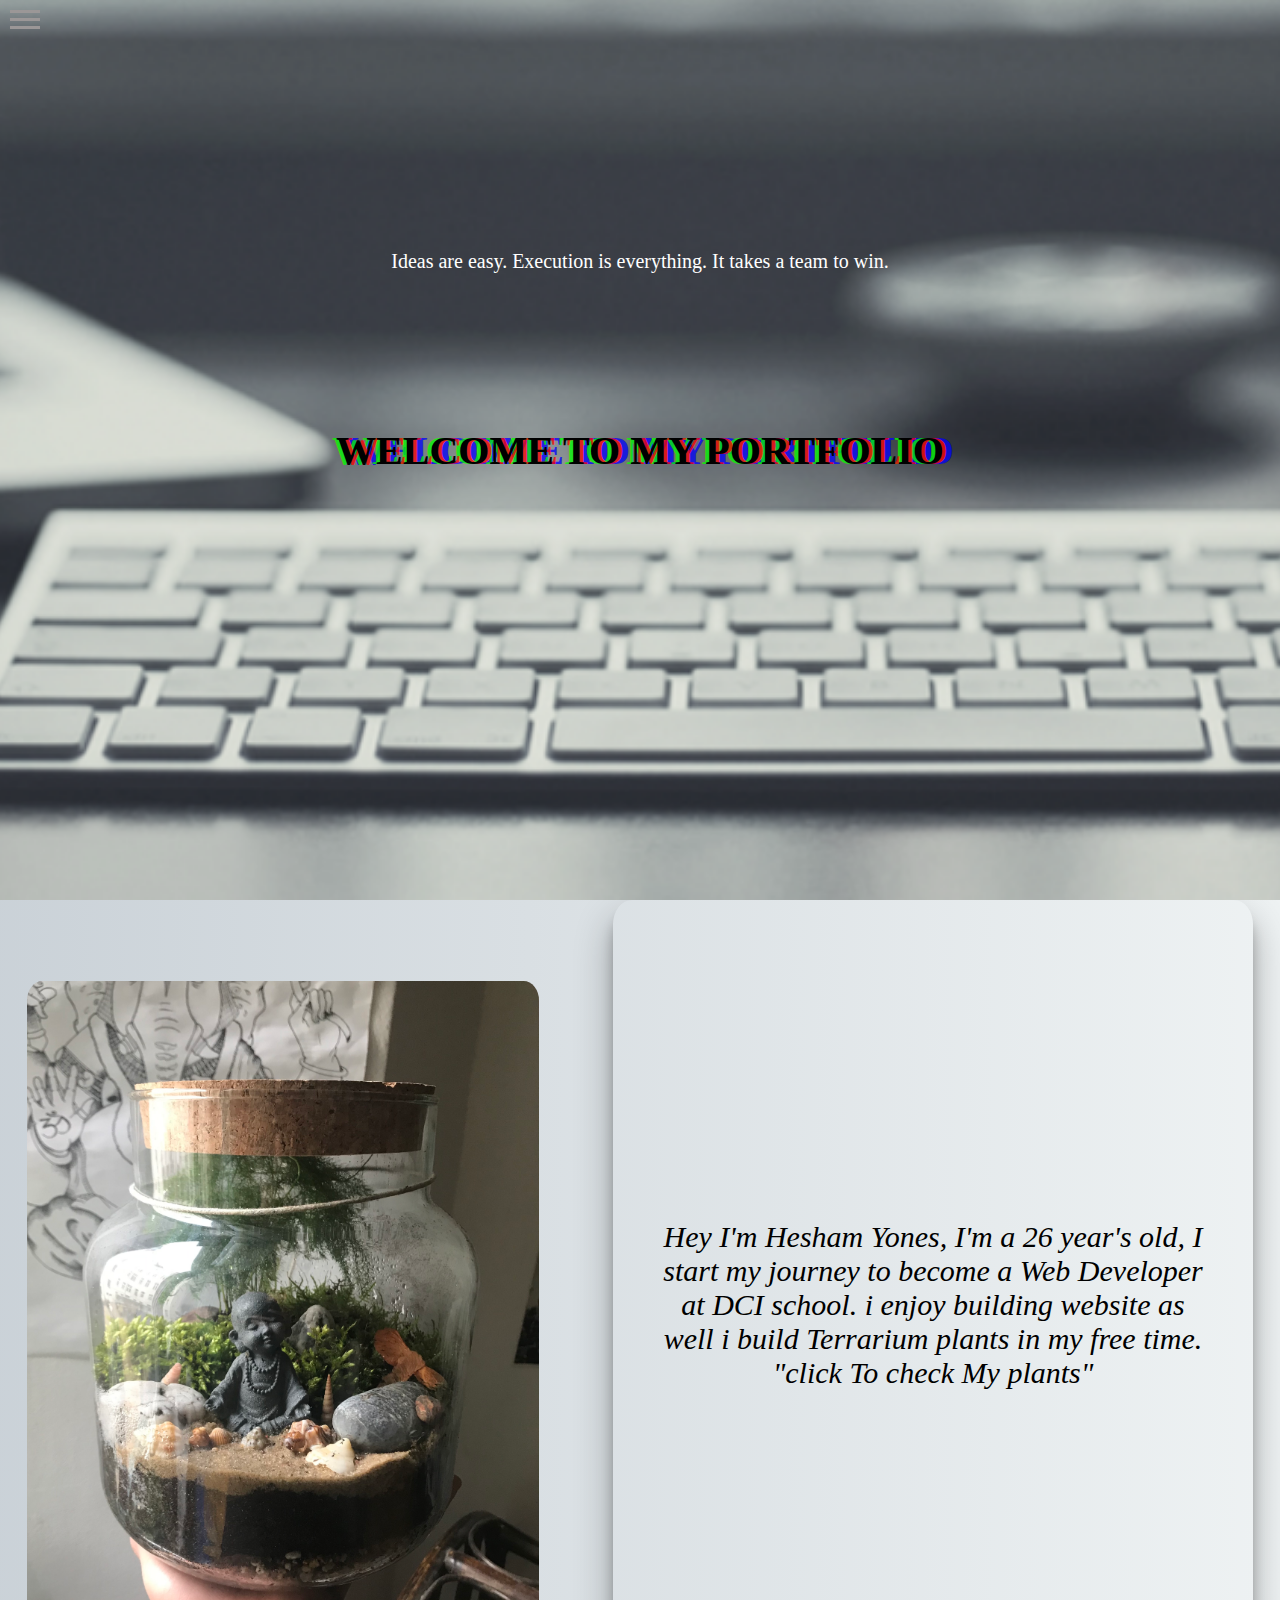
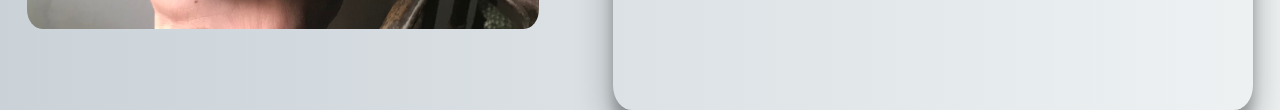
<file: index.html>
<!DOCTYPE html>
<html lang="en">

<head>
  <meta charset="UTF-8">
  <meta http-equiv="X-UA-Compatible" content="IE=edge">
  <meta name="viewport" content="width=device-width, initial-scale=1.0">
  <link rel="stylesheet" href="./css/style.css">
  <title>Portfolio</title>
</head>

<body>
  <div class="container">
    <!-- start of toggle menu  -->
    <label for="toggle">
      <input type="checkbox" class="toggle" id="toggle" />
      <div class="hamburger">
        <span></span>
        <span></span>
        <span></span>
      </div>
      <span class="menu"></span>
      <nav>
        <ul>
          <li><a href="./index.html">Home</a></li>
          <li><a href="./About.html" target="_blank" >About</a></li>
          
        </ul>
      </nav>
      <!-- end of toggle menu -->
      
    </label>
    <!-- start banner -->
    <div class="banner">
      <h1><span class="glitch">Welcome to my Portfolio</span></h1>
      <p>Ideas are easy. Execution is everything.
        It takes a team to win.</p>
    </div>
    <!-- end banner -->
    <section>
  </div>
  <div class="right">
    <div class="boxR">
      <div class="img"></div>
      <div class="text">
        <p>Hey I'm Hesham Yones, I'm a 26 year's old, I start my journey to become a Web Developer at <a
            href="https://start.digitalcareerinstitute.org/" target="-blank">DCI</a> school.
          i enjoy building website as well i build Terrarium plants in my free time.
          <a href="./tirrarium/terrarium.html" target="_blank">"click To check My plants"</a>
        </p>
      </div>
    </div>
  </div>
</section>

</body>

</html>
</file>
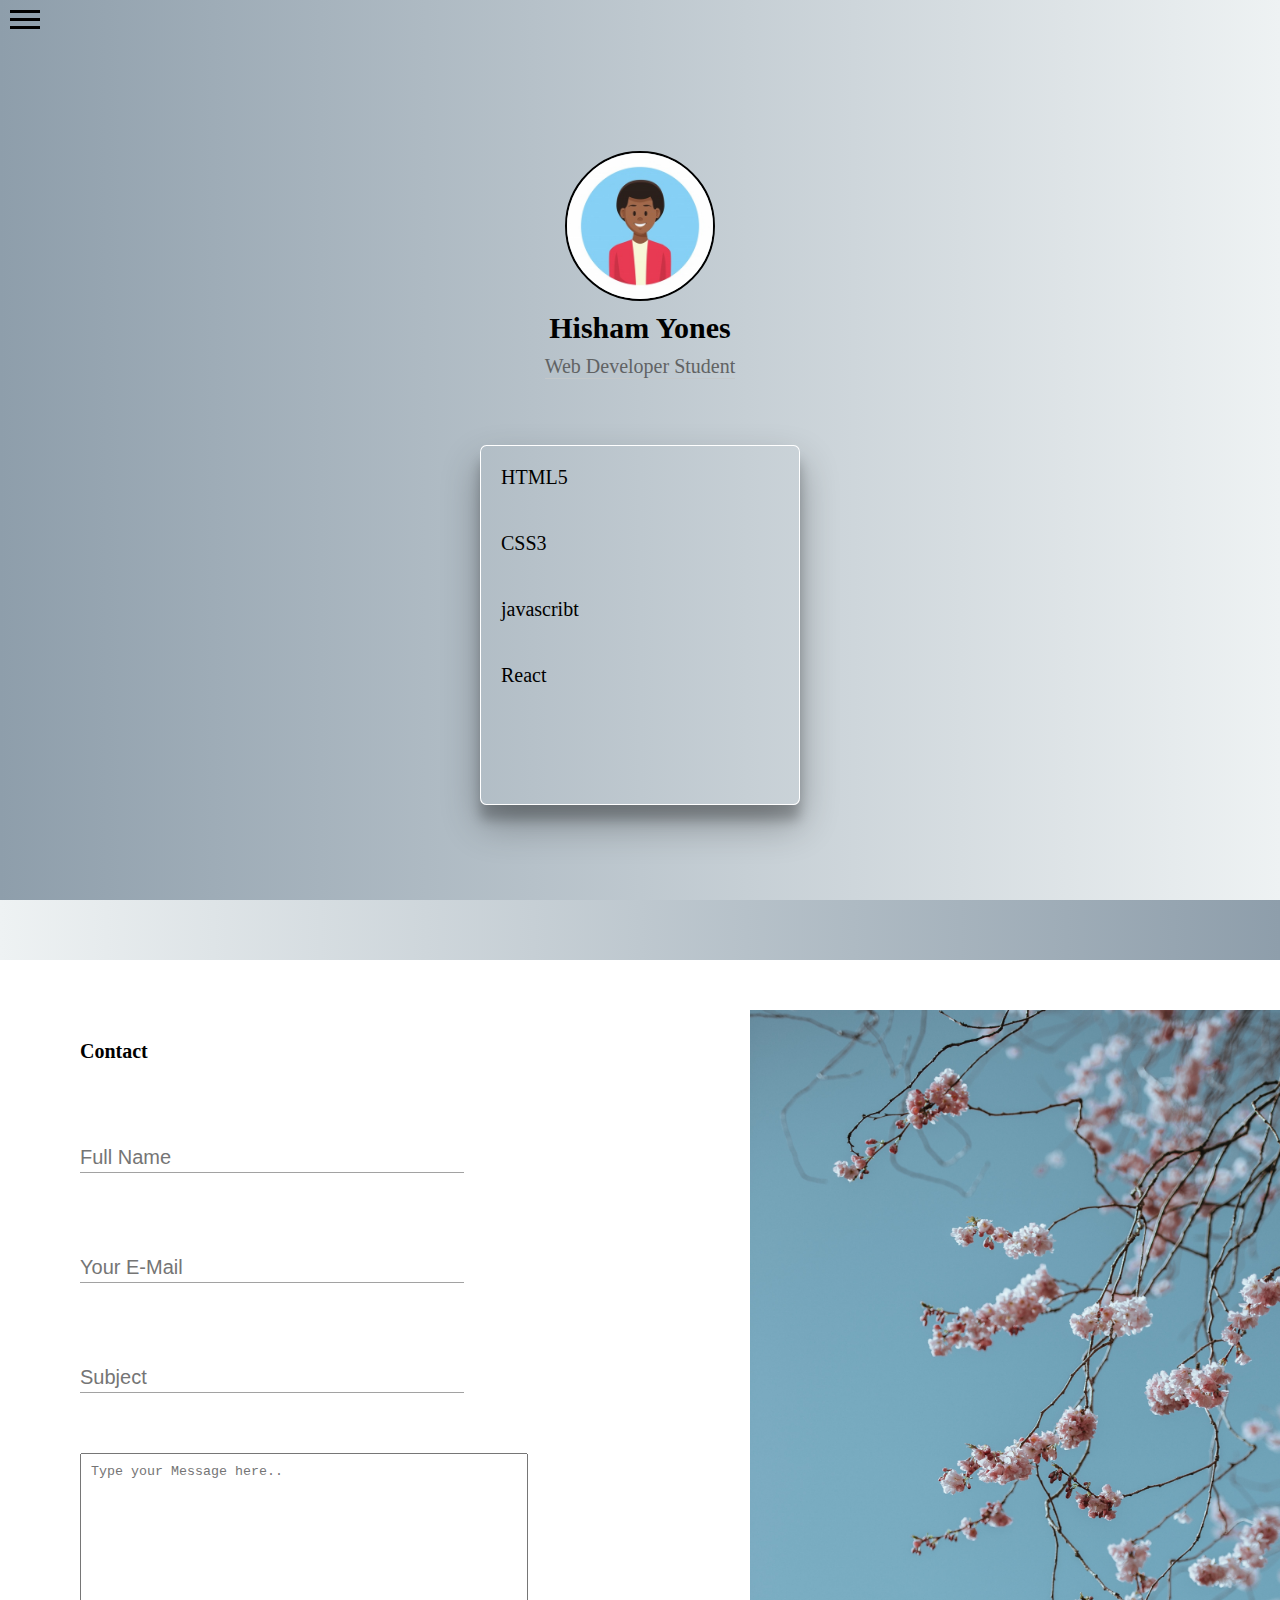
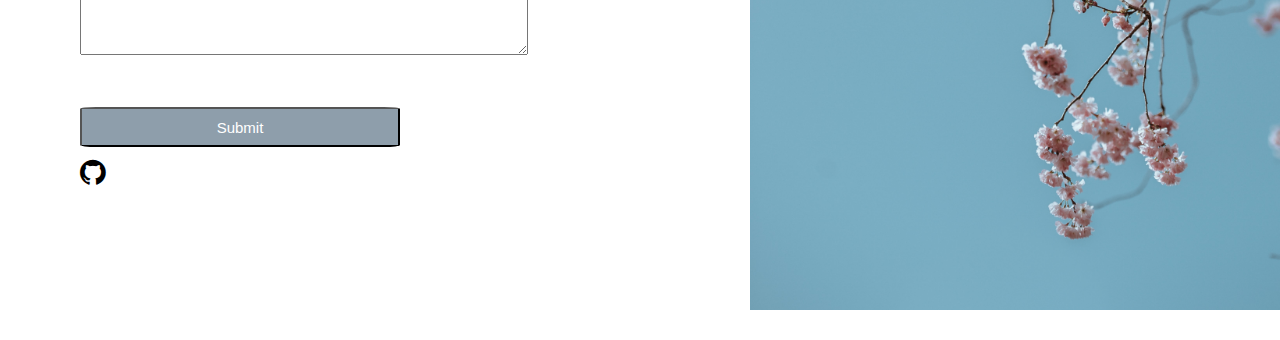
<file: About.html>
<!DOCTYPE html>
<html lang="en">

<head>
  <meta charset="UTF-8">
  <meta http-equiv="X-UA-Compatible" content="IE=edge">
  <meta name="viewport" content="width=device-width, initial-scale=1.0">
  <link rel="stylesheet" href="./css/about.css">
  <link rel="stylesheet" href="https://cdnjs.cloudflare.com/ajax/libs/font-awesome/4.7.0/css/font-awesome.min.css">
  <title>About</title>
</head>

<body>
  <label for="toggle">
    <input type="checkbox" class="toggle" id="toggle" />
    <div class="hamburger">
      <span></span>
      <span></span>
      <span></span>
    </div>
    <span class="menu"></span>
    <nav>
      <ul>
        <li><a href="./index.html">Home</a></li>
        <li><a href="./About.html">About</a></li>
        
      </ul>
    </nav>
    <!-- end of toggle menu -->
  </label>


      <section>
      <div class="card">
        <div class="left">
          <div class="info">
            <img src="./img/man-profile.jpg" alt="">
            <h2>Hisham Yones</h2>
            <p>Web Developer Student</p>
          </div>

          <div class="skills">
            <div class="skill-bar">
              <div class="bar">
                <div class="skill-info">
                  <span class="persint"></span>
                  <span>HTML5</span>
                </div>
                <div class="progress-line"><span class="html"></span></div>
              </div>



              <div class="bar">
                <div class="skill-info">
                  <span class="persint"></span>
                  <span>CSS3</span>
                </div>
                <div class="progress-line"><span class="css"></span></div>
              </div>



              <div class="bar">
                <div class="skill-info">
                  <span class="persint"></span>
                  <span>javascribt</span>
                </div>
                <div class="progress-line"><span class="js"></span></div>
              </div>


              <div class="bar">
                <div class="skill-info">
                  <span class="persint"></span>
                  <span>React</span>
                </div>
                <div class="progress-line"><span class="React"></span></div>
              </div>


            </div>


          </div>
        </div>
        
      </div>
  </section>
  <!-- section contact start -->
  <section class="contact">
      <div class="contact-me">
        <div class="contact-us">
          <div class="bg"></div>
          <form action="#">
          <h2>Contact</h2>
          <label for="name"></label>
          <input type="Name" required placeholder="Full Name" >
          <label for="email"></label>
          <input type="email" required placeholder="Your E-Mail">
          <label for="Subject"></label>
          <input type="text" required placeholder="Subject" >
          <textarea name="msg" id="msg" cols="30" rows="12" placeholder="Type your Message here.."></textarea>
          <button type="submit"><a href="mailto:Hesham-1995@outlook.com">Submit</a></button>
          <a href="https://github.com/Hesham-younes" target="_blank"><i class="fa fa-github"></i></a>
         </form>
         </div>
      </div>
  </section>
</body>

</html>
</file>
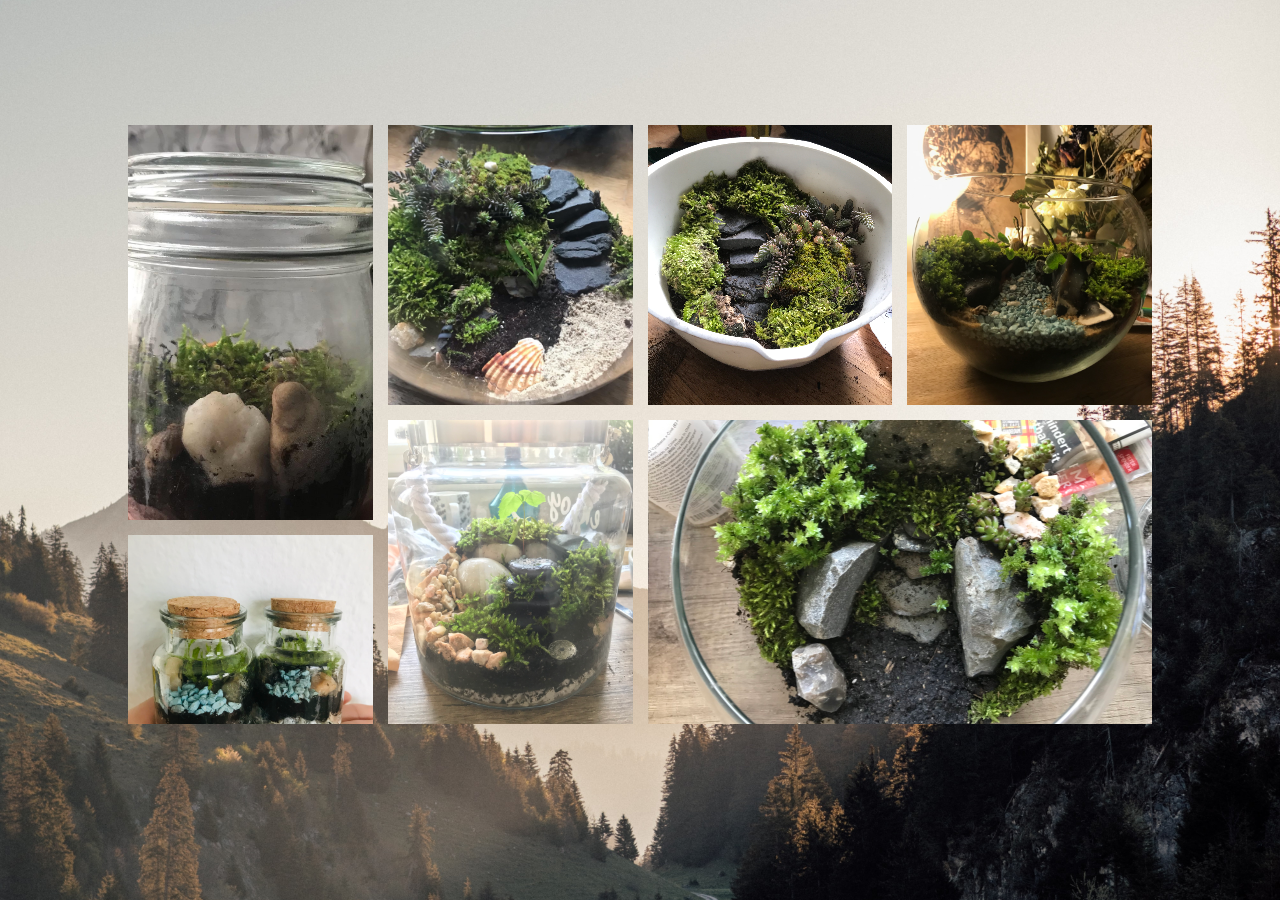
<file: tirrarium/terrarium.html>
<!DOCTYPE html>
<html lang="en">
<head>
    <meta charset="UTF-8">
    <meta http-equiv="X-UA-Compatible" content="IE=edge">
    <meta name="viewport" content="width=device-width, initial-scale=1.0">
    <link rel="stylesheet" href="./css/style.css">
    <title>Terrarium-Plants</title>
</head>
<body>
    <section class="container">
        <div class="Gallary">
            <div class="img1"></div>
            <div class="img2"></div>
            <div class="img3"></div>
            <div class="img4"></div>
            <div class="img5"></div>
            <div class="img6"></div>
            <div class="img7"></div>
            <div class="img9"></div>
            <div class="img10"></div>

        </div>
    </section>
</body>
</html>
</file>
<file: css/style.css>
* {
  margin: 0;
  padding: 0;
  -webkit-box-sizing: border-box;
          box-sizing: border-box;
}

html {
  font-size: 62.5%;
}

.container {
  position: relative;
  /* background-color: black; */
  display: -webkit-box;
  display: -ms-flexbox;
  display: flex;
  -webkit-box-orient: horizontal;
  -webkit-box-direction: normal;
      -ms-flex-direction: row;
          flex-direction: row;
  height: 100vh;
  width: 100%;
}

.toggle {
  display: none;
}

.hamburger {
  cursor: pointer;
  padding: 1rem;
  float: left;
  pad: 1rem;
  position: absolute;
}

.hamburger span {
  height: 3px;
  width: 30px;
  background: #9b9797;
  display: block;
  margin-bottom: 5px;
  position: relative;
  -webkit-transition: top 0.7s ease-in-out, opacity 0.7s ease-in-out, -webkit-transform 0.7s ease-in-out;
  transition: top 0.7s ease-in-out, opacity 0.7s ease-in-out, -webkit-transform 0.7s ease-in-out;
  transition: transform 0.7s ease-in-out, top 0.7s ease-in-out, opacity 0.7s ease-in-out;
  transition: transform 0.7s ease-in-out, top 0.7s ease-in-out, opacity 0.7s ease-in-out, -webkit-transform 0.7s ease-in-out;
  z-index: 999;
}

.toggle:checked ~ .hamburger span:first-child {
  -webkit-transform: rotate(45deg);
          transform: rotate(45deg);
  top: 8px;
  background-color: white;
}

.toggle:checked ~ .hamburger span:last-child {
  -webkit-transform: rotate(-45deg);
          transform: rotate(-45deg);
  top: -8px;
  background-color: white;
}

.toggle:checked ~ .hamburger span:nth-child(2) {
  opacity: 0;
}

.menu {
  cursor: pointer;
}

nav {
  display: -webkit-box;
  display: -ms-flexbox;
  display: flex;
  -webkit-box-pack: center;
      -ms-flex-pack: center;
          justify-content: center;
  -webkit-box-align: center;
      -ms-flex-align: center;
          align-items: center;
  background: rgba(0, 0, 0, 0.3);
  width: 20vh;
  height: 100vh;
  padding: 30px 70px;
  position: absolute;
  left: 0;
  -webkit-box-sizing: border-box;
          box-sizing: border-box;
  -webkit-transition: left 0.2s ease-in-out;
  transition: left 0.2s ease-in-out;
  z-index: 99;
  opacity: 0;
}

.toggle:checked ~ nav {
  right: 0;
  opacity: 1;
}

@media only screen and (max-width: 800px) and (min-width: 320px) {
  .toggle:checked ~ nav {
    width: 100%;
    height: 40vh;
    opacity: 0.5;
  }
}

ul {
  list-style-type: none;
  display: inline;
}

ul li a {
  color: white;
  font-size: 2rem;
  display: -webkit-box;
  display: -ms-flexbox;
  display: flex;
  -webkit-box-pack: start;
      -ms-flex-pack: start;
          justify-content: flex-start;
  text-decoration: none;
  padding: 1.5rem;
  position: relative;
}

ul li a::after {
  content: "";
  position: absolute;
  display: block;
  width: 100%;
  height: 2px;
  bottom: 0;
  left: 0;
  background-color: black;
  -webkit-transform: scaleX(0);
          transform: scaleX(0);
  -webkit-transform-origin: bottom right;
          transform-origin: bottom right;
  -webkit-transition: -webkit-transform 0.3s ease-in;
  transition: -webkit-transform 0.3s ease-in;
  transition: transform 0.3s ease-in;
  transition: transform 0.3s ease-in, -webkit-transform 0.3s ease-in;
}

ul li a:hover:after {
  -webkit-transform: scaleX(1);
          transform: scaleX(1);
  background-color: #f3f053;
  -webkit-transform-origin: bottom right;
          transform-origin: bottom right;
}

.banner {
  height: 100%;
  width: 100%;
  background-image: url(../img/cropped-cropped-cropped-website-design-background1.png);
  background-repeat: no-repeat;
  background-size: cover;
  background-position: center center;
  display: -webkit-box;
  display: -ms-flexbox;
  display: flex;
  -webkit-box-orient: horizontal;
  -webkit-box-direction: normal;
      -ms-flex-direction: row;
          flex-direction: row;
  -webkit-box-pack: center;
      -ms-flex-pack: center;
          justify-content: center;
  -webkit-box-align: center;
      -ms-flex-align: center;
          align-items: center;
  position: relative;
}

.banner .glitch {
  font-size: 4rem;
  text-transform: uppercase;
  text-shadow: 0.1em 0 0 rgba(255, 0, 0, 0.75), -0.1em 0 0 rgba(0, 255, 0, 0.75), 0.25em 0 0 rgba(0, 0, 255, 0.75);
  -webkit-animation: glitch 1000ms infinite;
          animation: glitch 1000ms infinite;
}

@media only screen and (max-width: 680px) and (min-width: 320px) {
  .banner .glitch {
    font-size: 1.2rem;
    text-align: center;
  }
}

@media only screen and (max-width: 800px) and (min-width: 680px) {
  .banner .glitch {
    font-size: 2.5rem;
    text-align: center;
  }
}

@media only screen and (max-width: 1200px) and (min-width: 800px) {
  .banner .glitch {
    font-size: 3rem;
    text-align: center;
    -webkit-box-pack: center;
        -ms-flex-pack: center;
            justify-content: center;
  }
}

@-webkit-keyframes glitch {
  0% {
    text-shadow: 0.05em 0 0 rgba(255, 0, 0, 0.75), -0.05em -0.025em 0 rgba(0, 255, 0, 0.75), -0.025em 0.05em 0 rgba(0, 0, 255, 0.75);
  }
  15% {
    text-shadow: -0.05em -0.025em 0 rgba(255, 0, 0, 0.75), 0.025em 0.025em 0 rgba(0, 255, 0, 0.75), -0.05em -0.05em 0 rgba(0, 0, 255, 0.75);
  }
  50% {
    text-shadow: 0.025em 0.05em 0 rgba(255, 0, 0, 0.75), 0.05em 0 0 rgba(0, 255, 0, 0.75), 0 -0.05em 0 rgba(0, 0, 255, 0.75);
  }
  80% {
    text-shadow: 0.025em 0.05em 0 rgba(255, 0, 0, 0.75), 0.05em 0 0 rgba(0, 255, 0, 0.75), 0 -0.05em 0 rgba(0, 0, 255, 0.75);
  }
  100% {
    text-shadow: -0.025em 0 0 rgba(255, 0, 0, 0.75), -0.025em -0.025em 0 rgba(0, 255, 0, 0.75), -0.025em -0.05em 0 rgba(0, 0, 255, 0.75);
  }
}

@keyframes glitch {
  0% {
    text-shadow: 0.05em 0 0 rgba(255, 0, 0, 0.75), -0.05em -0.025em 0 rgba(0, 255, 0, 0.75), -0.025em 0.05em 0 rgba(0, 0, 255, 0.75);
  }
  15% {
    text-shadow: -0.05em -0.025em 0 rgba(255, 0, 0, 0.75), 0.025em 0.025em 0 rgba(0, 255, 0, 0.75), -0.05em -0.05em 0 rgba(0, 0, 255, 0.75);
  }
  50% {
    text-shadow: 0.025em 0.05em 0 rgba(255, 0, 0, 0.75), 0.05em 0 0 rgba(0, 255, 0, 0.75), 0 -0.05em 0 rgba(0, 0, 255, 0.75);
  }
  80% {
    text-shadow: 0.025em 0.05em 0 rgba(255, 0, 0, 0.75), 0.05em 0 0 rgba(0, 255, 0, 0.75), 0 -0.05em 0 rgba(0, 0, 255, 0.75);
  }
  100% {
    text-shadow: -0.025em 0 0 rgba(255, 0, 0, 0.75), -0.025em -0.025em 0 rgba(0, 255, 0, 0.75), -0.025em -0.05em 0 rgba(0, 0, 255, 0.75);
  }
}

.banner p {
  text-align: center;
  position: absolute;
  color: white;
  display: inline-block;
  font-size: 5rem;
  top: 19rem;
}

@media only screen and (max-width: 700px) and (min-width: 320px) {
  .banner p {
    font-size: 1.5rem;
    top: 29rem;
  }
}

@media only screen and (max-width: 1300px) and (min-width: 700px) {
  .banner p {
    font-size: 2rem;
    top: 25rem;
  }
}

.right {
  /* position: relative; */
  height: 90vh;
  width: 100%;
  display: -webkit-box;
  display: -ms-flexbox;
  display: flex;
  -webkit-box-align: center;
      -ms-flex-align: center;
          align-items: center;
  -webkit-box-pack: start;
      -ms-flex-pack: start;
          justify-content: flex-start;
  margin: auto;
  background: -webkit-gradient(linear, left top, right top, from(#8e9eab77), to(#eef2f3));
  background: linear-gradient(to right, #8e9eab77, #eef2f3);
}

.right .boxR {
  display: -webkit-box;
  display: -ms-flexbox;
  display: flex;
  -webkit-box-pack: center;
      -ms-flex-pack: center;
          justify-content: center;
  height: 100%;
  width: 100%;
  gap: 2rem;
  margin: auto;
}

.right .boxR .img {
  margin: auto;
  height: 80%;
  width: 40%;
  background-image: url(../img/images.jpeg);
  background-position: center;
  background-size: cover;
  border-radius: 3%;
}

.right .boxR .text {
  display: -webkit-box;
  display: -ms-flexbox;
  display: flex;
  text-align: center;
  -webkit-box-pack: end;
      -ms-flex-pack: end;
          justify-content: flex-end;
  -webkit-box-align: center;
      -ms-flex-align: center;
          align-items: center;
  width: 50%;
  height: 100%;
  margin: auto;
  -webkit-box-shadow: 0 19px 38px rgba(0, 0, 0, 0.3), 0 15px 12px rgba(0, 0, 0, 0.22);
          box-shadow: 0 19px 38px rgba(0, 0, 0, 0.3), 0 15px 12px rgba(0, 0, 0, 0.22);
  font-size: 3rem;
  color: black;
  border-radius: 3%;
}

.right .boxR .text p {
  padding: 5rem;
  font-size: 3rem;
  font-style: italic;
}

@media only screen and (max-width: 800px) and (min-width: 320px) {
  .right .boxR .text p {
    font-size: 1.5rem;
  }
}

.right .boxR .text a {
  text-decoration: none;
  color: black;
}

.right .boxR .text a:hover {
  color: blue;
  text-decoration: underline;
}
/*# sourceMappingURL=style.css.map */
</file>
<file: css/about.css>
* {
  margin: 0;
  padding: 0;
  -webkit-box-sizing: border-box;
          box-sizing: border-box;
}

html {
  font-size: 62.5%;
}

.toggle {
  display: none;
}

.hamburger {
  cursor: pointer;
  padding: 1rem;
  float: left;
  pad: 1rem;
  position: absolute;
}

.hamburger span {
  height: 3px;
  width: 30px;
  background: black;
  display: block;
  margin-bottom: 5px;
  position: relative;
  -webkit-transition: top 0.7s ease-in-out, opacity 1s ease-in-out, -webkit-transform 0.7s ease-in-out;
  transition: top 0.7s ease-in-out, opacity 1s ease-in-out, -webkit-transform 0.7s ease-in-out;
  transition: transform 0.7s ease-in-out, top 0.7s ease-in-out, opacity 1s ease-in-out;
  transition: transform 0.7s ease-in-out, top 0.7s ease-in-out, opacity 1s ease-in-out, -webkit-transform 0.7s ease-in-out;
  z-index: 999;
}

.toggle:checked ~ .hamburger span:first-child {
  -webkit-transform: rotate(45deg);
          transform: rotate(45deg);
  top: 8px;
  background-color: white;
}

.toggle:checked ~ .hamburger span:last-child {
  -webkit-transform: rotate(-45deg);
          transform: rotate(-45deg);
  top: -8px;
  background-color: white;
}

.toggle:checked ~ .hamburger span:nth-child(2) {
  opacity: 0;
}

.menu {
  cursor: pointer;
}

nav {
  display: -webkit-box;
  display: -ms-flexbox;
  display: flex;
  -webkit-box-pack: center;
      -ms-flex-pack: center;
          justify-content: center;
  -webkit-box-align: center;
      -ms-flex-align: center;
          align-items: center;
  width: 100%;
  height: 4vh;
  padding: 30px 70px;
  position: absolute;
  left: 0;
  -webkit-box-sizing: border-box;
          box-sizing: border-box;
  -webkit-transition: left 0.2s ease-in-out;
  transition: left 0.2s ease-in-out;
  z-index: 99;
  opacity: 0;
}

.toggle:checked ~ nav {
  right: 0;
  opacity: 1;
}

@media only screen and (max-width: 800px) and (min-width: 320px) {
  .toggle:checked ~ nav {
    width: 100%;
    height: 5vh;
    opacity: 0.5;
  }
}

ul {
  list-style-type: none;
  display: inline;
}

ul li {
  display: inline-block;
}

ul li a {
  color: white;
  font-size: 2rem;
  display: -webkit-box;
  display: -ms-flexbox;
  display: flex;
  -webkit-box-pack: start;
      -ms-flex-pack: start;
          justify-content: flex-start;
  text-decoration: none;
  padding: 1.5rem;
  position: relative;
}

ul li a::after {
  content: "";
  position: absolute;
  display: block;
  width: 100%;
  height: 2px;
  bottom: 0;
  left: 0;
  background-color: black;
  -webkit-transform: scaleX(0);
          transform: scaleX(0);
  -webkit-transform-origin: bottom right;
          transform-origin: bottom right;
  -webkit-transition: -webkit-transform 0.7s ease-in;
  transition: -webkit-transform 0.7s ease-in;
  transition: transform 0.7s ease-in;
  transition: transform 0.7s ease-in, -webkit-transform 0.7s ease-in;
}

ul li a:hover:after {
  -webkit-transform: scaleX(1);
          transform: scaleX(1);
  background-color: #f3f053;
  -webkit-transform-origin: bottom right;
          transform-origin: bottom right;
}

section {
  height: 100vh;
  width: 100vw;
}

section .card {
  height: 100vh;
  width: 100%;
  display: -webkit-box;
  display: -ms-flexbox;
  display: flex;
  -webkit-box-align: center;
      -ms-flex-align: center;
          align-items: center;
  -webkit-box-pack: center;
      -ms-flex-pack: center;
          justify-content: center;
  margin: auto;
  gap: 3rem;
  background: -webkit-gradient(linear, left top, right top, from(#8e9eab), to(#eef2f3));
  background: linear-gradient(to right, #8e9eab, #eef2f3);
}

section .card .left {
  height: 90vh;
  width: 38vw;
  display: -webkit-box;
  display: -ms-flexbox;
  display: flex;
  -webkit-box-orient: vertical;
  -webkit-box-direction: normal;
      -ms-flex-direction: column;
          flex-direction: column;
  -webkit-box-align: center;
      -ms-flex-align: center;
          align-items: center;
  padding-top: 4rem;
}

section .card .left .info {
  display: -webkit-box;
  display: -ms-flexbox;
  display: flex;
  -webkit-box-orient: vertical;
  -webkit-box-direction: normal;
      -ms-flex-direction: column;
          flex-direction: column;
  -webkit-box-align: center;
      -ms-flex-align: center;
          align-items: center;
  -webkit-box-pack: center;
      -ms-flex-pack: center;
          justify-content: center;
  height: 40vh;
  width: 20vw;
}

section .card .left .info img {
  max-height: 20rem;
  max-width: 20rem;
  border: 2px solid black;
  border-radius: 50%;
  margin-bottom: 1rem;
}

@media only screen and (max-width: 480px) and (min-width: 320px) {
  section .card .left .info img {
    max-height: 9rem;
    max-height: 9rem;
  }
}

@media only screen and (max-width: 950px) and (min-width: 480px) {
  section .card .left .info img {
    max-height: 15rem;
    max-height: 15rem;
  }
}

@media only screen and (max-width: 1300px) and (min-width: 950px) {
  section .card .left .info img {
    max-height: 15rem;
    max-height: 15rem;
  }
}

section .card .left .info h2 {
  font-size: 3rem;
  margin-bottom: 1rem;
}

@media only screen and (max-width: 480px) and (min-width: 320px) {
  section .card .left .info h2 {
    font-size: 1.3rem;
  }
}

@media only screen and (max-width: 950px) and (min-width: 480px) {
  section .card .left .info h2 {
    font-size: 1.8rem;
  }
}

@media only screen and (max-width: 1300px) and (min-width: 950px) {
  section .card .left .info h2 {
    font-size: 3rem;
  }
}

section .card .left p {
  font-size: 3rem;
  color: #616364;
  border-bottom: 1px solid #c4c8ca;
}

@media only screen and (max-width: 480px) and (min-width: 320px) {
  section .card .left p {
    font-size: 1.2rem;
    text-align: center;
  }
}

@media only screen and (max-width: 950px) and (min-width: 480px) {
  section .card .left p {
    font-size: 1.5rem;
    text-align: center;
  }
}

@media only screen and (max-width: 1300px) and (min-width: 950px) {
  section .card .left p {
    font-size: 2rem;
    text-align: center;
  }
}

section .card .left .skills {
  width: 25vw;
  height: 40vh;
  border: 1px solid white;
  border-radius: 2%;
  -webkit-box-shadow: 0 19px 38px rgba(0, 0, 0, 0.3), 0 15px 12px rgba(0, 0, 0, 0.22);
          box-shadow: 0 19px 38px rgba(0, 0, 0, 0.3), 0 15px 12px rgba(0, 0, 0, 0.22);
}

@media only screen and (max-width: 800px) and (min-width: 320px) {
  section .card .left .skills {
    height: 90vh;
    width: 70vw;
  }
}

@media only screen and (max-width: 1200px) and (min-width: 800px) {
  section .card .left .skills {
    height: 90vh;
    width: 60vw;
  }
}

section .card .left .skill-bar {
  margin: 2rem;
}

section .card .left .skill-bar .bar {
  padding-bottom: 4rem;
}

section .card .left .skill-bar .bar .progress-line {
  position: relative;
  height: 3px;
  width: 100%;
  background-color: #2979af;
  border-radius: 3%;
  -webkit-transform: scaleX(0);
          transform: scaleX(0);
  -webkit-transform-origin: left;
          transform-origin: left;
  -webkit-animation: line 3s cubic-bezier(1, 0, 0.5, 1) forwards;
          animation: line 3s cubic-bezier(1, 0, 0.5, 1) forwards;
}

@-webkit-keyframes line {
  100% {
    -webkit-transform: scaleX(1);
            transform: scaleX(1);
  }
}

@keyframes line {
  100% {
    -webkit-transform: scaleX(1);
            transform: scaleX(1);
  }
}

section .card .left .skill-bar .bar .progress-line .html {
  position: absolute;
  width: 50%;
  height: 4px;
  background-color: #1dd2ff;
  -webkit-transform: scaleX(0);
          transform: scaleX(0);
  -webkit-animation: liner 1s cubic-bezier(1, 0, 0.5, 1) forwards;
          animation: liner 1s cubic-bezier(1, 0, 0.5, 1) forwards;
}

@-webkit-keyframes liner {
  100% {
    -webkit-transform: scaleX(1);
            transform: scaleX(1);
  }
}

@keyframes liner {
  100% {
    -webkit-transform: scaleX(1);
            transform: scaleX(1);
  }
}

section .card .left .skill-bar .bar .progress-line .css {
  position: absolute;
  width: 30%;
  height: 4px;
  background-color: #1dd2ff;
  -webkit-transform: scaleX(0);
          transform: scaleX(0);
  -webkit-animation: liner 1s cubic-bezier(1, 0, 0.5, 1) forwards;
          animation: liner 1s cubic-bezier(1, 0, 0.5, 1) forwards;
}

@keyframes liner {
  100% {
    -webkit-transform: scaleX(1);
            transform: scaleX(1);
  }
}

section .card .left .skill-bar .bar .progress-line .React {
  position: absolute;
  width: 1%;
  height: 4px;
  background-color: #1dd2ff;
}

section .card .left .skill-bar .bar .progress-line .js {
  position: absolute;
  width: 1%;
  height: 4px;
  background-color: #1dd2ff;
}

section .card .left .skill-bar .bar .skill-info {
  font-size: 2rem;
  color: black;
}

@media only screen and (max-width: 480px) and (min-width: 320px) {
  section .card .left .skill-bar .bar .skill-info {
    font-size: 1rem;
  }
}

section .card .left .skill-bar .bar .skill-info .persint {
  float: right;
}

.contact {
  display: -webkit-box;
  display: -ms-flexbox;
  display: flex;
  -webkit-box-pack: center;
      -ms-flex-pack: center;
          justify-content: center;
  height: 100vh;
  width: 100vw;
}

.contact .contact-me {
  height: 100vh;
  width: 100%;
  display: -webkit-box;
  display: -ms-flexbox;
  display: flex;
  -ms-flex-line-pack: center;
      align-content: center;
  -webkit-box-pack: center;
      -ms-flex-pack: center;
          justify-content: center;
  background: -webkit-gradient(linear, right top, left top, from(#8e9eab), to(#eef2f3));
  background: linear-gradient(to left, #8e9eab, #eef2f3);
}

.contact .contact-me .contact-us {
  margin: auto;
  display: -ms-grid;
  display: grid;
  -ms-grid-columns: (1fr)[2];
      grid-template-columns: repeat(2, 1fr);
  -ms-grid-rows: (auto)[1];
      grid-template-rows: repeat(1, auto);
  margin-top: 6rem;
  height: 90%;
  width: 90%;
  padding: 5rem;
  background-color: #ffffff;
}

@media only screen and (max-width: 1800px) and (min-width: 320px) {
  .contact .contact-me .contact-us {
    height: 100vh;
    width: 100vw;
  }
}

.contact .contact-me .contact-us .bg {
  -ms-grid-column: 2;
  -ms-grid-column-span: 1;
  grid-column: 2 / 3;
  -ms-grid-row: 1;
  -ms-grid-row-span: 2;
  grid-row: 1 / 3;
  height: 80vh;
  background-image: url(../img/annie-spratt-YGBaA4UdoLY-unsplash.jpg);
  background-position: center;
  background-size: cover;
  -o-object-fit: cover;
     object-fit: cover;
}

.contact .contact-me .contact-us .bg:hover {
  opacity: 0.8;
}

@media only screen and (max-width: 680px) and (min-width: 320px) {
  .contact .contact-me .contact-us .bg {
    display: none;
  }
}

@media only screen and (max-width: 1800px) and (min-width: 680px) {
  .contact .contact-me .contact-us .bg {
    height: 100vh;
    width: 50vw;
  }
}

.contact .contact-me .contact-us form {
  margin: 3rem;
  height: 70vh;
  -ms-grid-column: 1;
  -ms-grid-column-span: 1;
  grid-column: 1 / 2;
  -ms-grid-row: 1;
  -ms-grid-row-span: 2;
  grid-row: 1 / 3;
}

@media only screen and (max-width: 680px) and (min-width: 320px) {
  .contact .contact-me .contact-us form {
    height: 1000vh;
    width: 100vw;
  }
}

@media only screen and (max-width: 1400px) and (min-width: 680px) {
  .contact .contact-me .contact-us form {
    height: 100vh;
    width: 50vw;
  }
}

.contact .contact-me .contact-us form h2 {
  color: black;
  font-size: 2rem;
  display: inline;
}

.contact .contact-me .contact-us form label {
  display: block;
  padding: 4rem;
}

.contact .contact-me .contact-us form input {
  display: block;
  width: 60%;
  height: 3rem;
  border-style: hidden;
  font-size: 2rem;
  border-bottom: 1px solid #a2a2a2;
  -webkit-transition: 5s;
  transition: 5s;
}

@media only screen and (max-width: 480px) and (min-width: 320px) {
  .contact .contact-me .contact-us form input {
    font-size: 1rem;
  }
}

.contact .contact-me .contact-us form input:focus {
  outline: none;
}

.contact .contact-me .contact-us form input:hover {
  width: 80%;
}

.contact .contact-me .contact-us form textarea {
  margin-top: 6rem;
  width: 70%;
  padding: 1rem;
  overflow: hidden;
}

.contact .contact-me .contact-us form button {
  display: block;
  text-align: center;
  height: 4rem;
  width: 50%;
  margin-top: 5rem;
  border-radius: 5%;
  background-color: #8e9eab;
}

.contact .contact-me .contact-us form button a {
  color: white;
  font-size: 1.5rem;
  text-decoration: none;
}

.contact .contact-me .contact-us form button:hover {
  background-color: #4da5d8;
}

.contact .contact-me .contact-us form a {
  color: black;
}

.contact .contact-me .contact-us form a .fa-github {
  padding-top: 1rem;
  font-size: 3rem;
}
/*# sourceMappingURL=about.css.map */
</file>
<file: tirrarium/css/style.css>
* {
  margin: 0;
  padding: 0;
  -webkit-box-sizing: border-box;
          box-sizing: border-box;
}

html {
  font-size: 62.5%;
}

.container {
  height: 100vh;
  width: 100vw;
  background-image: url(../img/sven-pieren-azjLZJt9y6g-unsplash.jpg);
  background-position: center;
  background-size: cover;
  display: -ms-grid;
  display: grid;
  -ms-grid-columns: 10vw 1fr 10vw;
      grid-template-columns: 10vw 1fr 10vw;
  grid-row: 10vh 1fr 10vh;
}

.container .Gallary {
  -ms-grid-column: 2;
  -ms-grid-column-span: 1;
  grid-column: 2 / 3;
  -ms-grid-row: 2;
  -ms-grid-row-span: 1;
  grid-row: 2/ 3;
  display: -ms-grid;
  display: grid;
  -ms-grid-columns: (1fr)[4];
      grid-template-columns: repeat(4, 1fr);
  -ms-grid-rows: 50px 100px (100px)[2];
      grid-template-rows: 50px 100px repeat(2, 100px);
  grid-gap: 15px;
  height: 650px;
  margin: 0px;
  -o-object-fit: cover;
     object-fit: cover;
}

.container .Gallary .div {
  background-size: cover;
}

.container .Gallary .img1 {
  -ms-grid-column: 1;
  -ms-grid-column-span: 1;
  grid-column: 1 / 2;
  -ms-grid-row: 1;
  -ms-grid-row-span: 4;
  grid-row: 1 / 5;
  background-image: url(../img/AA9A7284-33C3-49C8-8B30-4AD4DF9169F4.JPG);
  background-position: center;
  background-size: cover;
}

.container .Gallary .img2 {
  -ms-grid-column: 2;
  -ms-grid-column-span: 1;
  grid-column: 2 / 3;
  -ms-grid-row: 1;
  -ms-grid-row-span: 3;
  grid-row: 1 / 4;
  background-image: url(../img/B628F257-9A9B-46D4-AE72-93837A627A9F.JPG);
  background-position: center;
  background-size: cover;
}

.container .Gallary .img3 {
  -ms-grid-column: 3;
  -ms-grid-column-span: 1;
  grid-column: 3 / 4;
  -ms-grid-row: 1;
  -ms-grid-row-span: 3;
  grid-row: 1 / 4;
  background-image: url(../img/IMG_4449.jpg);
  background-position: center;
  background-size: cover;
}

.container .Gallary .img4 {
  -ms-grid-column: 4;
  -ms-grid-column-span: 1;
  grid-column: 4 / 5;
  -ms-grid-row: 1;
  -ms-grid-row-span: 3;
  grid-row: 1 / 4;
  background-image: url(../img/IMG_4522.jpg);
  background-position: center;
  background-size: cover;
}

.container .Gallary .img5 {
  -ms-grid-column: 1;
  -ms-grid-column-span: 1;
  grid-column: 1 / 2;
  -ms-grid-row: 5;
  -ms-grid-row-span: 4;
  grid-row: 5 / 9;
  background-image: url(../img/IMG_4600.jpg);
  background-position: center;
  background-size: cover;
}

.container .Gallary .img6 {
  -ms-grid-column: 2;
  -ms-grid-column-span: 1;
  grid-column: 2 / 3;
  -ms-grid-row: 4;
  -ms-grid-row-span: 5;
  grid-row: 4 / 9;
  background-image: url(../img/IMG_4689.jpg);
  background-position: center;
  background-size: cover;
}

.container .Gallary .img7 {
  -ms-grid-column: 3;
  -ms-grid-column-span: 2;
  grid-column: 3 / 5;
  -ms-grid-row: 4;
  -ms-grid-row-span: 5;
  grid-row: 4 / 9;
  background-image: url(../img/IMG_4717.jpg);
  background-position: center;
  background-size: cover;
}
/*# sourceMappingURL=style.css.map */
</file>
